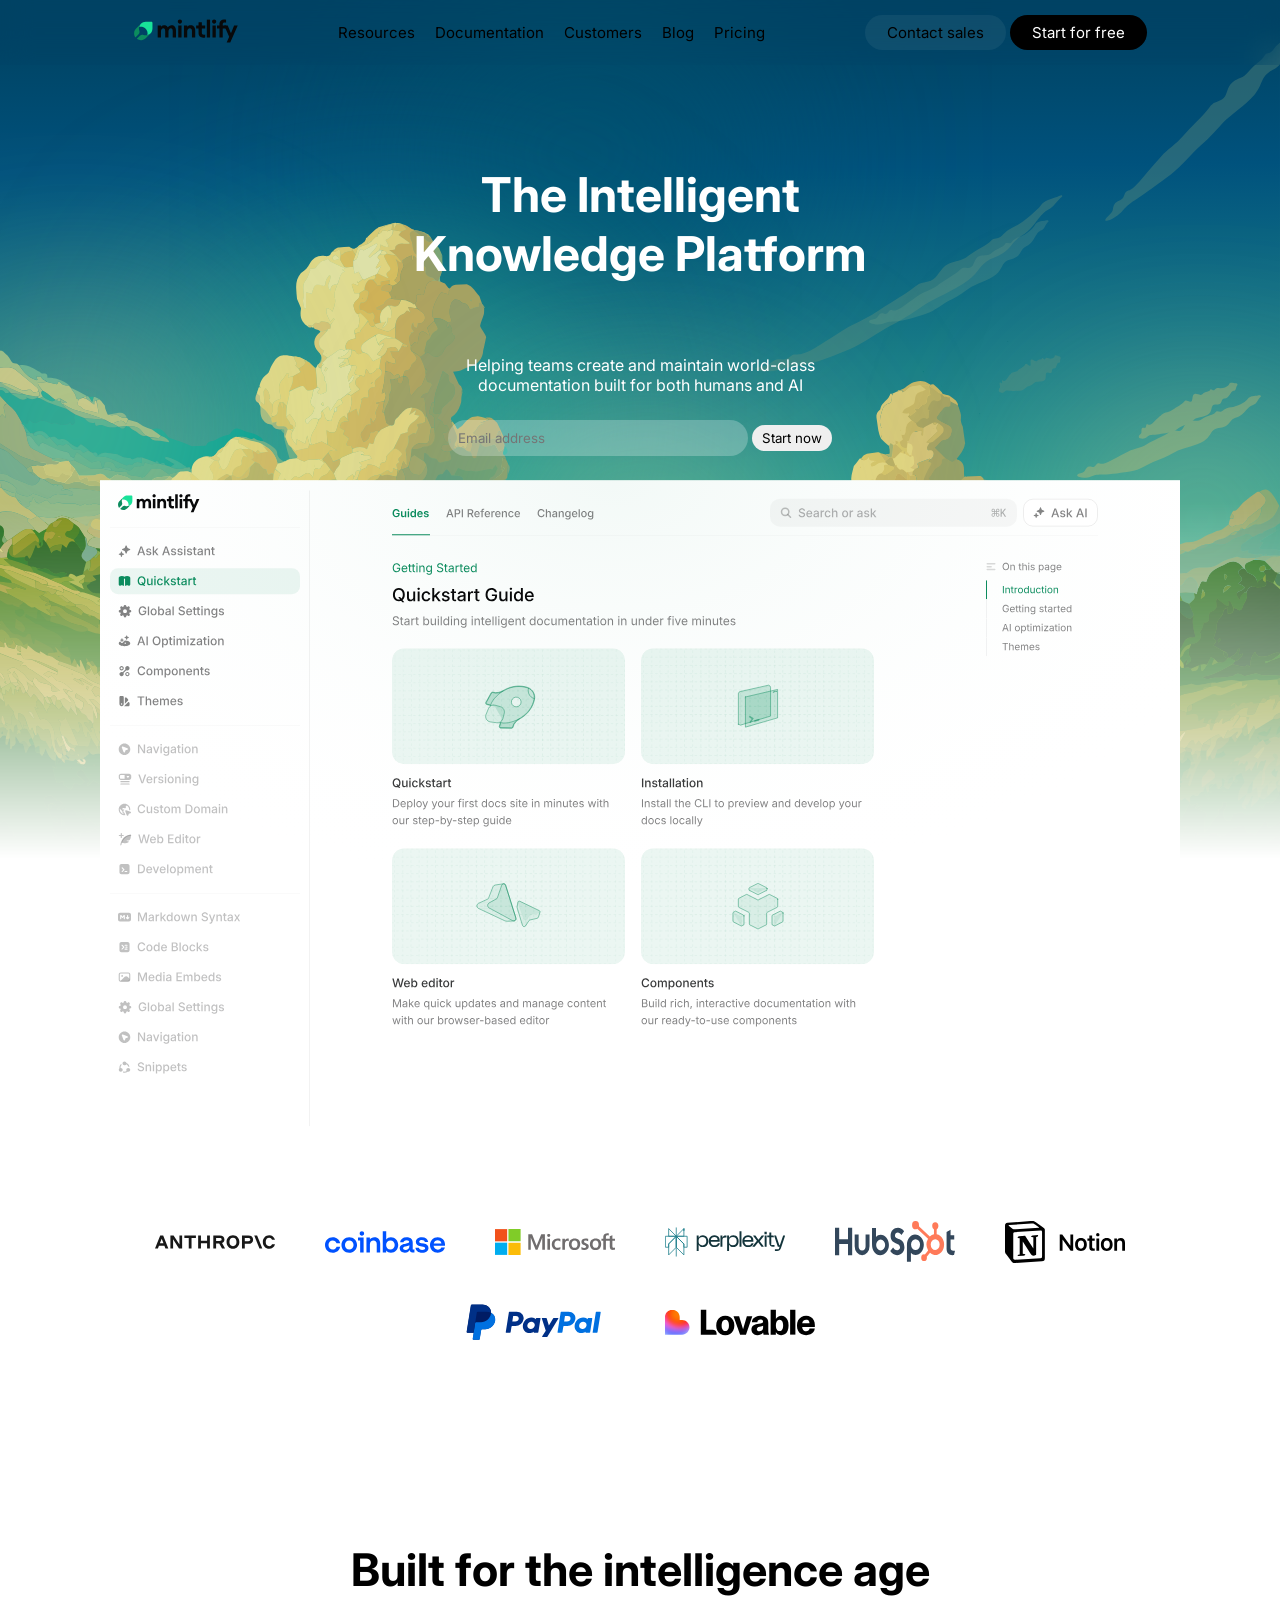
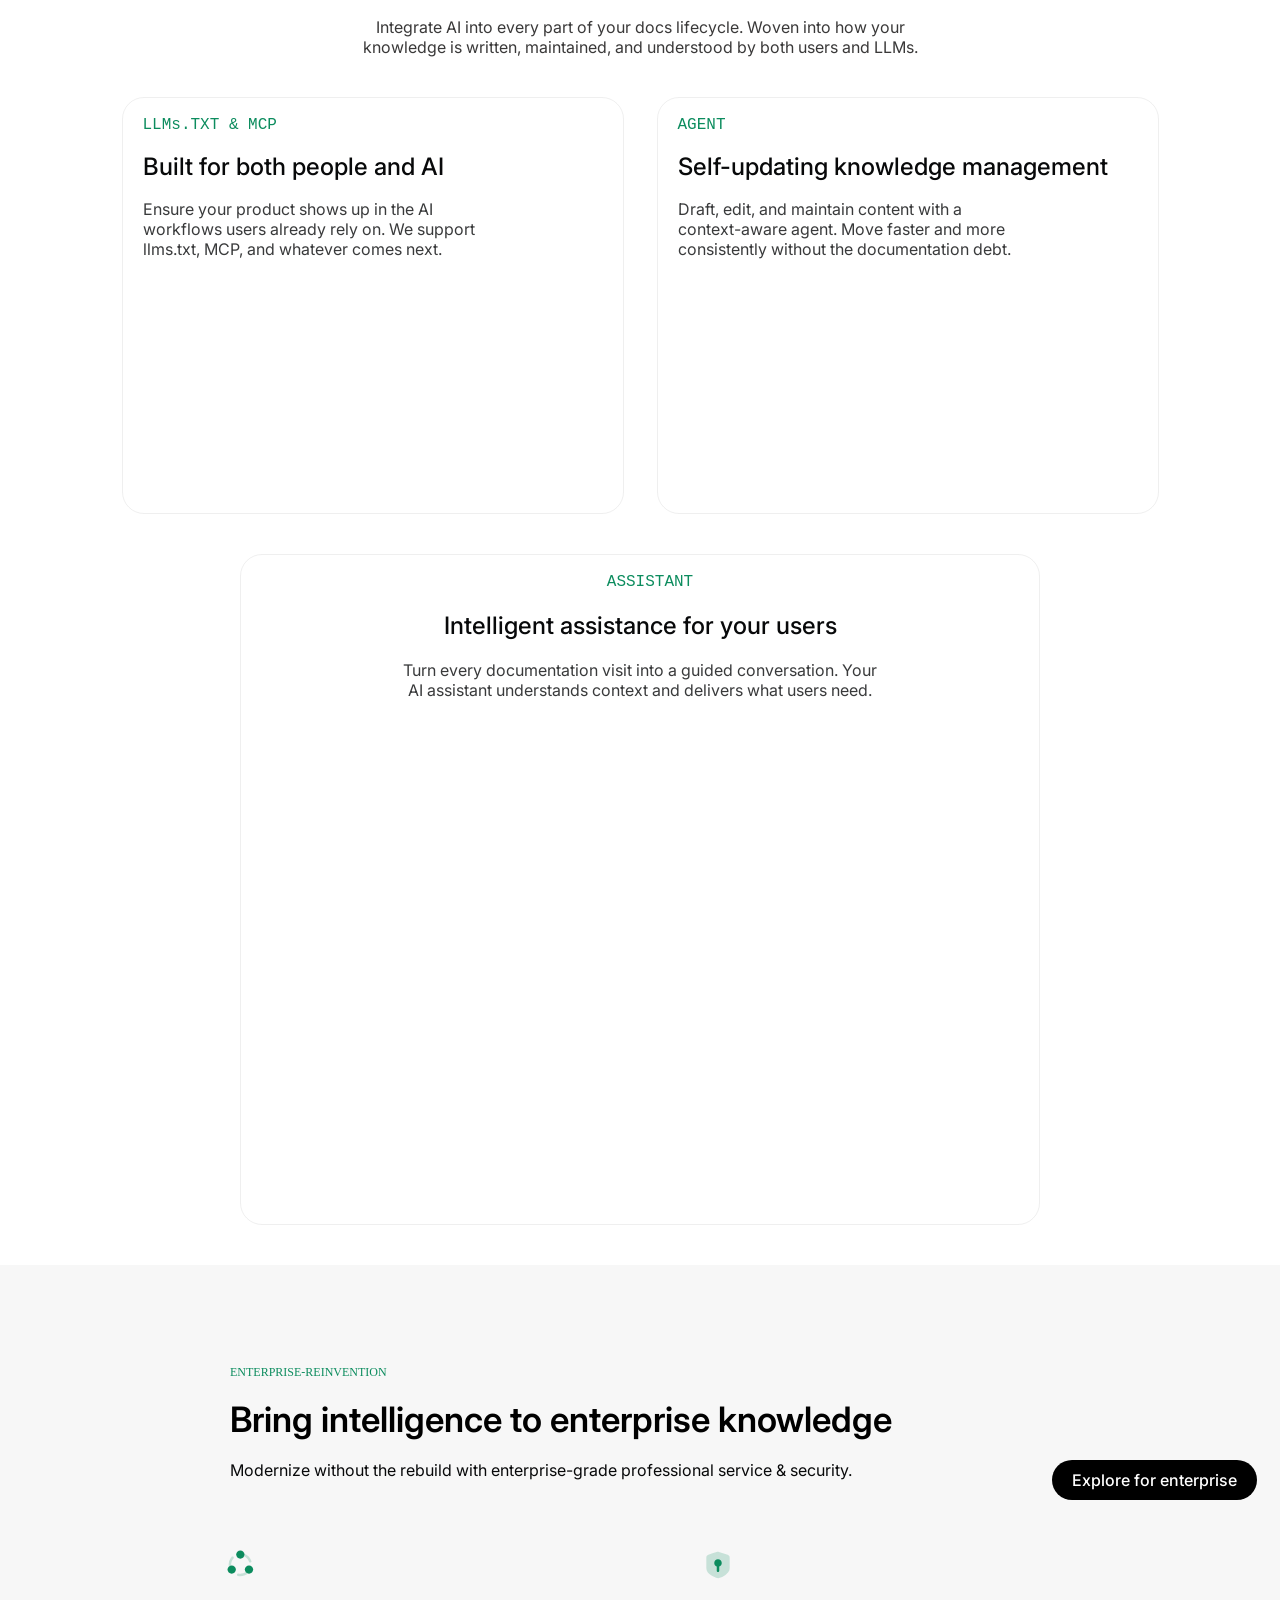
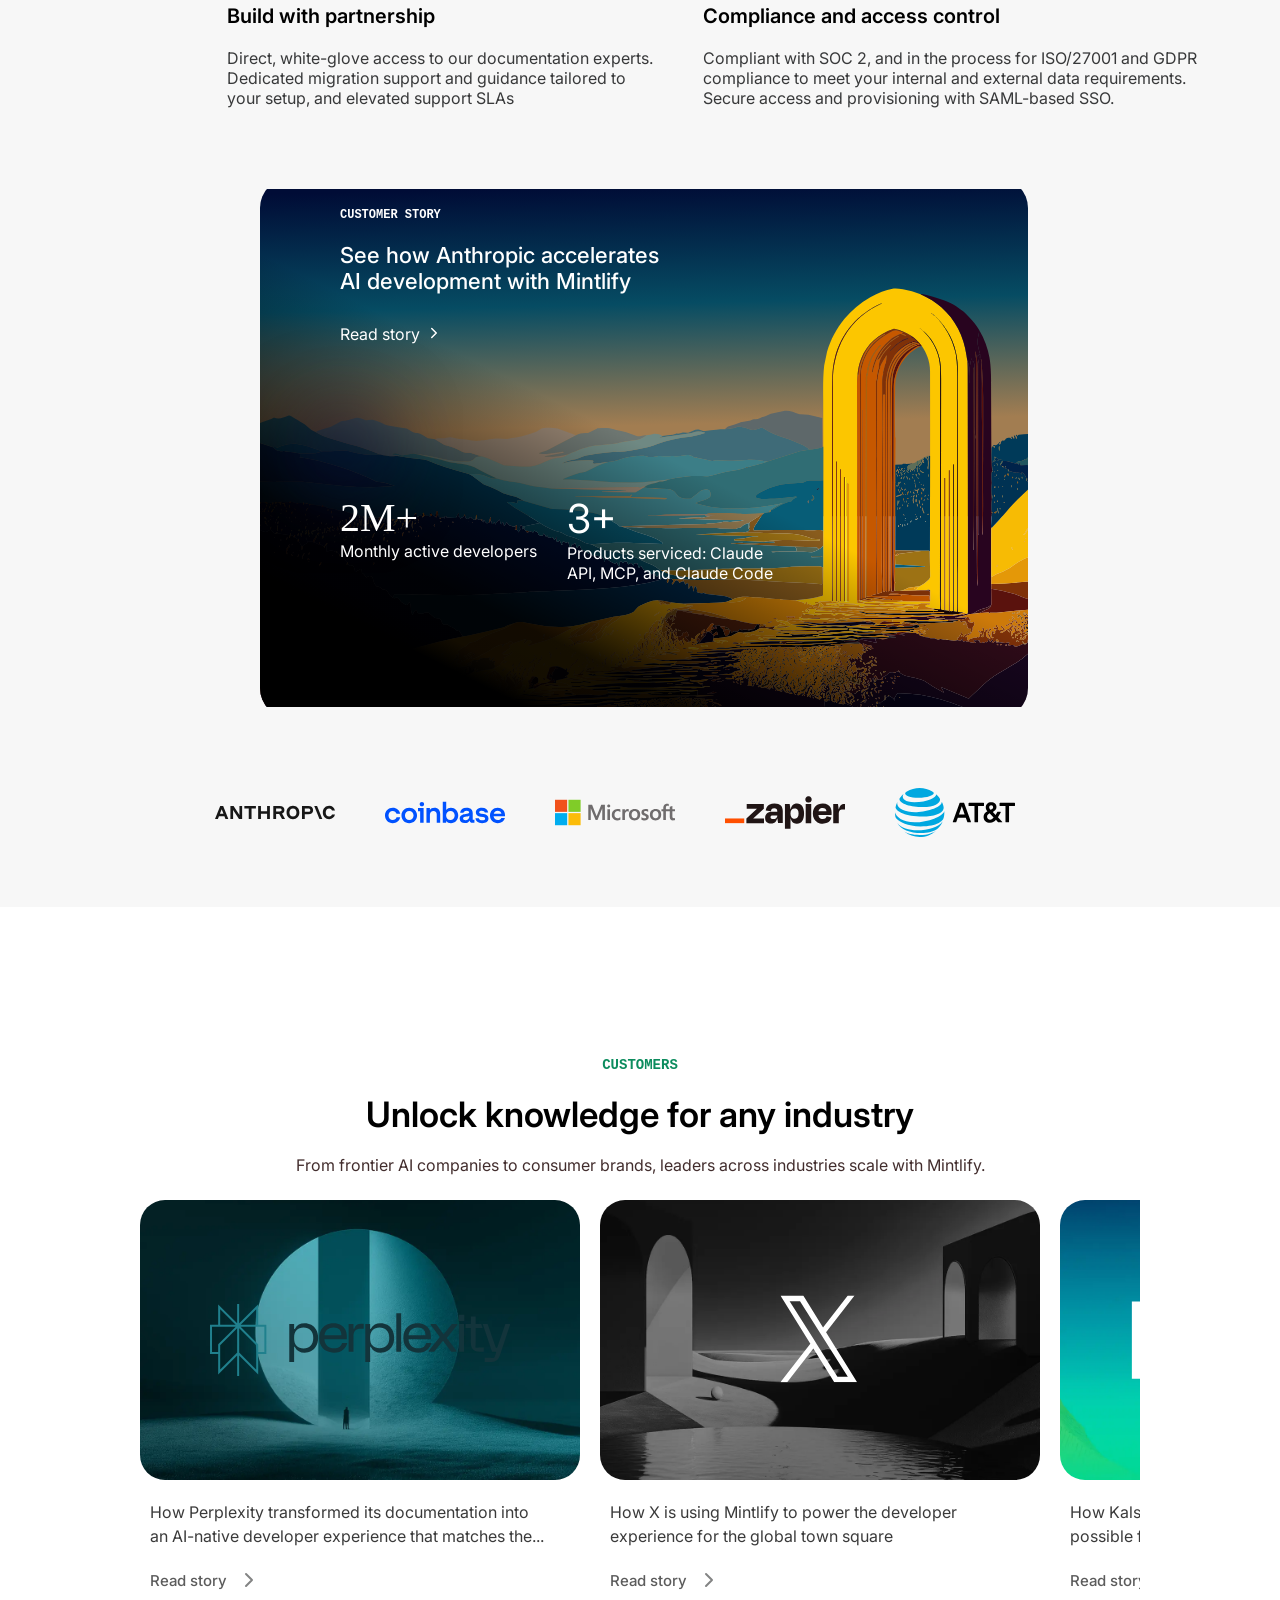
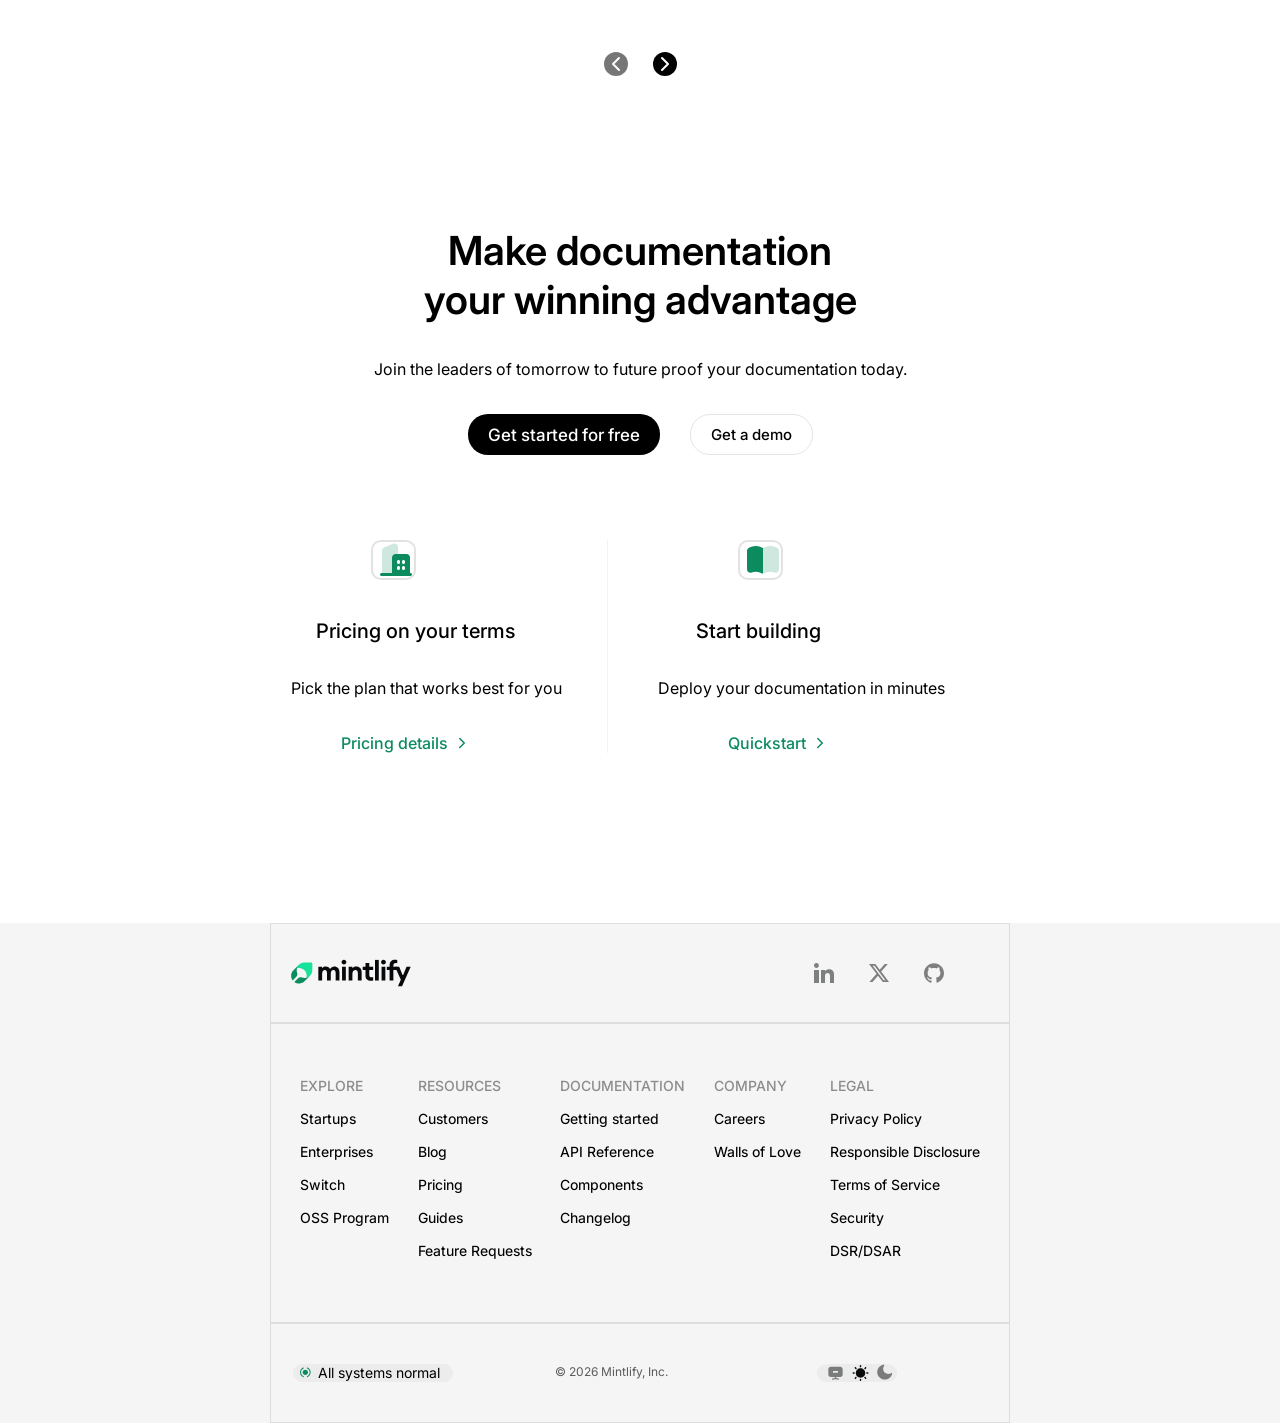
<file: index.html>
<!DOCTYPE html>
<html lang="en">
<head>
    <meta charset="UTF-8">
    <meta name="viewport" content="width=device-width, initial-scale=1.0">
    <title>Mintlify</title>
    <link rel="icon" type="image/png" href="mintlify-icon.svg">
    <link rel="stylesheet" href="style.css">
    <link rel="stylesheet" href="nav.css">
    <link rel="stylesheet" href="hero1.css">
    <link rel="stylesheet" href="hero2.css">
    <link rel="stylesheet" href="hero3.css">
    <link rel="stylesheet" href="footer.css">

    <link rel="preconnect" href="https://fonts.googleapis.com">
<link rel="preconnect" href="https://fonts.gstatic.com" crossorigin>
<link href="https://fonts.googleapis.com/css2?family=Inter:ital,opsz,wght@0,14..32,100..900;1,14..32,100..900&display=swap" rel="stylesheet">
    
</head>
<body> 
  <header>
    <nav id="navbar">
      <div >
        <img src="./Mintlify asset/logo.svg"/>
      </div>
      <div id="nav-center">
        <ul id="nav">
          <li><a href="#">Resources</a></li>
          <li><a href="#">Documentation</a></li>
          <li><a href="#">Customers</a></li>
          <li><a href="#">Blog</a></li>
          <li><a href="#">Pricing</a></li>
        </ul>
      </div>
      <div>
        <button type="button" id="btn-1">Contact sales</button>
        <button type="button" id="btn-2">Start for free</button>
      </div>
      <div id="nav-corner">
        <img src="./Mintlify asset/menu.svg"/>
      </div>
    </nav>
  </header>


  <main>
    <section id="hero1">
      <div id="hero1-1">
        <h1>The Intelligent</h1>
        <h1 >Knowledge Platform</h1>
      </div>
      <div id="hero1-2">
        <p>Helping teams create and maintain world-class</p>
        <p>documentation built for both humans and AI</p>
      </div>
      <div id="hero1-3">
      <input id="user-input" type="email" placeholder="Email address"/>
      <button id="lets-go" type="button">Start now</button>
      </div>
      <div id="hero1-4">
        <img  id="heroimg"src="./hero-image.svg" />
      </div>
      <div id="hero1-5">
      <img src="./Mintlify asset/anthropic.svg" alt="anthropic" width="120px"/>
      <img src="./Mintlify asset/coinbase.svg" alt="coinbase" width="120px"/>
      <img src="./Mintlify asset/microsoft.svg" alt="microsoft" width="120px"/>
      <img src="./Mintlify asset/perplexity.svg" alt="perplexity" width="120px"/>
      <img src="./Mintlify asset/hubspot.svg" alt="hubspot" width="120px"/>
      <img src="./Mintlify asset/notion.svg" alt="hubspot" width="120px"/>
      </div>
      <div id="hero1-6">
      <img src="./Mintlify asset/paypal.svg" alt="paypal" width="150px"/>
      <img src="./Mintlify asset/lovable.svg" alt="lovable" width="150px"/>
      </div>
      <div id="hero1-7">
         <h2>Built for the intelligence age</h2>
      </div>
      <div id="hero1-8">
      <p>Integrate AI into every part of your docs lifecycle. Woven into how your</p>
      <p>knowledge is written, maintained, and understood by both users and LLMs.</p>
      </div>
    </section>



    <section id="hero2">
      <div id="hero2-1">
      <div id="child1">
      <p class="text1">LLMs.TXT & MCP</p><br>
      <h3 class="text2">Built for both people and AI</h3><br>
      <p class="text3">Ensure your product shows up in the AI<br> workflows users already rely on. We support<br> llms.txt, MCP, and whatever comes next.</p>
      <video id="vid" src="./Mintlify asset/intelligence-1.mp4" autoplay muted loop playsinline width="500px"></video>
      </div>
      <div id="child2">
      <p class="text-1">AGENT</p><br>
      <p class="text-2">Self-updating knowledge management</p><br>
      <p class="text-3">Draft, edit, and maintain content with a <br>context-aware agent. Move faster and more<br> consistently without the documentation debt.</p>
      <video id="vid" src="./Mintlify asset/intelligence-2.mp4" autoplay muted loop playsinline width="500px"></video>
      </div>
      </div>
      <div class="parent">
      <div id="hero2-2">
        <p class="txt1">ASSISTANT</p>
        <p class="txt2">Intelligent assistance for your users</p>
        <p class="txt3">Turn every documentation visit into a guided conversation. Your<br> AI assistant understands context and delivers what users need.</p>
        <video id="vid" src="./Mintlify asset/intelligence-3.mp4" autoplay muted loop playsinline width="1000px"></video>
      </div>
      </div>
    </section>



    <section id="hero3">
     <div id="hero3-1">
      <div id="hero3-2">
     <p class="tt1">ENTERPRISE-REINVENTION</p><br>
     <h2 class="tt2">Bring intelligence to enterprise knowledge</h2>
     <h2 class="tt4">Bring intelligence to enterprise</h2>
     <h2 class="tt6">knowledge</h2>
     <div id="hero3-3">
     <p class="tt3">Modernize without the rebuild with enterprise-grade professional service & security.</p>
      <p class="tt5">Modernize without the rebuild with enterprise-grade</p>
      <p class="tt7">professional service & security.</p>
     <button class="btn" type="submit">Explore for enterprise</button>
     </div>
     </div>
     </div>

     <div id="hero3-4">
      <div id="hero3-5">
       <img id="img1" src="./Mintlify asset/enterprise-1.svg" alt="logo" width="30px"/>
       <h3 class="lg1">Build with partnership</h3>
       <p class="lg2">Direct, white-glove access to our documentation experts.<br> Dedicated migration support and guidance tailored to<br> your setup, and elevated support SLAs</p>
      </div>
      <div id="hero3-6">
      <img  id="img2" src="./Mintlify asset/enterprise-2.svg" alt="logo" width="30px" />
      <h3 class="lg3">Compliance and access control</h3>
      <p class="lg4">Compliant with SOC 2, and in the process for ISO/27001 and GDPR<br> compliance to meet your internal and external data requirements.<br> Secure access and provisioning with SAML-based SSO.</p>
      </div>
     </div>


     <div id="hero3-7">
      <p class="imgt">CUSTOMER STORY</p>
      <p class="imgt1">See how Anthropic accelerates<br> AI development with Mintlify</p>
      <div id="hero3-8">
      <button class="imgt2">Read story</button>
      <img src="./Mintlify asset/chevron-right.svg" height="18px"/>
      </div>
      <div id="hero3-9">
       <div>
        <p class="imgt3">2M+</p>
        <p class="imgt4">Monthly active developers</p>
       </div>
       <div>
        <p class="imgt5">3+</p>
        <p class="imgt6">Products serviced: Claude<br> API, MCP, and Claude Code</p>
       </div>
      </div>
     </div>

     <div id="hero3-10">
      <img src="./Mintlify asset/anthropic.svg" alt="anthropic" width="120px"/>
      <img src="./Mintlify asset/coinbase.svg" alt="coinbase" width="120px"/>
      <img src="./Mintlify asset/microsoft.svg" alt="microsoft" width="120px"/>
      <img src="./Mintlify asset/zapier.svg" alt="zapier" width="120px"/>
      <img src="./Mintlify asset/at&t.svg" alt="zapier"/ width="120px">
     </div>
    </section>

    <section>

      <div id="hero3-11">
      <p class="cust">CUSTOMERS</p>
      <p class="cust1">Unlock knowledge for any industry</p>
      <p class="cust3">Unlock Knowledge</p>
      <p class="cust4">for any industry</p>
      <p class="cust2">From frontier AI companies to consumer brands, leaders across industries scale with Mintlify.</p>
      <p class="cust5">From frontier AI companies to consumer brands,</p>
      <p class="cust6">leaders across industries scale with Mintlify.</p>
      </div>

      <div id="hero3-12">
        <div>
      <div id="im" class="customer-card">
        <img src="./Mintlify asset/perplexity1.svg" width="300px" style="margin:70px;"/> 
      </div>
      <div>
        <p class="card-text">How Perplexity transformed its documentation into<br> an AI-native developer experience that matches the...</p>
        <div class="card-button">
        <button class="card-button1">Read story</button>
        <img src="./Mintlify asset/chevron-right-muted.svg"/>
        </div>
      </div>
      </div>
      <div>
      <div id="im1" class="customer-card">
      <img src="./Mintlify asset/x2.svg" alt="logo"  width="80px" style="margin:180px;"/>
      </div>
      <div>
      <p class="card-text">How X is using Mintlify to power the developer <br>experience for the global town square</p>
       <div class="card-button">
        <button class="card-button1">Read story</button>
        <img src="./Mintlify asset/chevron-right-muted.svg"/>
        </div>
      </div>
      </div>
      <div>
      <div id="im2" class="customer-card">
      <img src="./Mintlify asset/kalshi(3).svg" width="300px" style="margin: 70px;"/>
      </div>
      <div>
        <p class="card-text">How Kalshi helps developers discover what's <br>possible faster and ultimately drive broader...</p>
        <div class="card-button">
        <button class="card-button1">Read story</button>
        <img src="./Mintlify asset/chevron-right-muted.svg"/>
        </div>
      </div>
      </div>
      <div>
      <div id="im3" class="customer-card">
      <img src="./Mintlify asset/cognition(4).svg" width="300px" style="margin:75px;"/>
      </div>
      <div>
        <p class="card-text">How Cognition scaled their documentation to mirror their product ethos</p>
         <div class="card-button">
        <button class="card-button1">Read story</button>
        <img src="./Mintlify asset/chevron-right-muted.svg"/>
        </div>
      </div>
      </div>
       <div>
      <div id="im4" class="customer-card">
      <img src="./Mintlify asset/togetherai(5).svg" width="300px" style="margin:75px;"/>
      </div>
      <div>
        <p class="card-text">How Together AI scaled their documentation into a developer experience that mirrors their own ethos</p>
         <div class="card-button">
        <button class="card-button1">Read story</button>
        <img src="./Mintlify asset/chevron-right-muted.svg"/>
        </div>
      </div>
      </div>
      <div>
      <div id="im5" class="customer-card">
      <img src="./Mintlify asset/laravel(6).svg" width="300px" style="margin:75px;"/>
      </div>
      <div>
        <p class="card-text">How Laravel scaled world-class documentation across 10+ products</p>
         <div class="card-button">
        <button class="card-button1">Read story</button>
        <img src="./Mintlify asset/chevron-right-muted.svg"/>
        </div>
      </div>
      </div>
      <div>
      <div id="im6" class="customer-card">
      <img src="./Mintlify asset/replit(7).svg" width="300px" style="margin:75px;"/>
      </div>
      <div>
        <p class="card-text">Learn how Replit uses Mintlify to turn<br> documentation into a fast, collaborative, and...</p>
         <div class="card-button">
        <button class="card-button1">Read story</button>
        <img src="./Mintlify asset/chevron-right-muted.svg"/>
        </div>
      </div>
      </div>
      <div>
      <div id="im7" class="customer-card">
      <img src="./Mintlify asset/glean(8).svg" width="300px" style="margin:75px;"/>
      </div>
      <div>
        <p class="card-text">How Glean unified its scattered documentation from <br>Google Docs to Zendesk to custom markdown into a...</p>
         <div class="card-button">
        <button class="card-button1">Read story</button>
        <img src="./Mintlify asset/chevron-right-muted.svg"/>
        </div>
      </div>
      </div>
     <div>
      <div id="im8" class="customer-card">
      <img src="./Mintlify asset/lovable (9).svg" width="300px" style="margin:75px;"/>
      </div>
      <div>
        <p class="card-text">How Lovable scaled their onboarding and support with Mintlify's AI-native documentation</p>
         <div class="card-button">
        <button class="card-button1">Read story</button>
        <img src="./Mintlify asset/chevron-right-muted.svg"/>
        </div>
      </div>
      </div>
      <div>
      <div id="im9" class="customer-card">
      <img src="./Mintlify asset/vercel(10).svg" width="300px" style="margin:75px;"/>
      </div>
      <div>
        <p class="card-text">How Vercel scaled their API reference collection with Mintlify to meet the needs of their growing</p>
         <div class="card-button">
        <button class="card-button1">Read story</button>
        <img src="./Mintlify asset/chevron-right-muted.svg"/>
        </div>
      </div>
      </div>
      <div>
      <div id="im10" class="customer-card">
      <img src="./Mintlify asset/fidelity11.svg" width="300px" style="margin:75px;"/>
      </div>
      <div>
        <p class="card-text">Read more about how Fidelity meets enterprise-level documentation needs with Mintlify</p>
         <div class="card-button">
        <button class="card-button1">Read story</button>
        <img src="./Mintlify asset/chevron-right-muted.svg"/>
        </div>
      </div>
      </div>
      <div>
      <div id="im11" class="customer-card">
      <img src="./Mintlify asset/anaconda(12).svg" width="300px" style="margin:75px;"/>
      </div>
      <div>
        <p class="card-text">Anaconda freed its engineers from maintaining custom documentation infrastructure to focus on</p>
         <div class="card-button">
        <button class="card-button1">Read story</button>
        <img src="./Mintlify asset/chevron-right-muted.svg"/>
        </div>
      </div>
      </div>
       <div>
      <div id="im12" class="customer-card">
      <img src="./Mintlify asset/loops(13).svg" width="300px" style="margin:75px;"/>
      </div>
      <div>
        <p class="card-text">How the Loops engineering team keeps documentation accurate, discoverable, and</p>
         <div class="card-button">
        <button class="card-button1">Read story</button>
        <img src="./Mintlify asset/chevron-right-muted.svg"/>
        </div>
      </div>
      </div>
      </div>
      <div id="move-button">
      <img  class="image" src="./Mintlify asset/chevron-left.svg" style="background-color: rgba(0, 0, 0, 0.537);"/>
      <img class="image" src="./Mintlify asset/chevron-right (1).svg" style="background-color: black;"/>
      </div> 


      <div id="hero3-13">
      <p id="content">Make documentation<br> your winning advantage</p>
      <p id="content2">Make documentation</p>
      <p id="content3">your winning</p>
      <p id="content4">advantage</p>
      <p id="content-1">Join the leaders of tomorrow to future proof your documentation today.</p>
      <p id="content5">Join the leaders of tomorrow to future</p>
      <p id="content6">proof your documentation today.</p>
      <div id="hero3-14">
        <button id="click-button">Get started for free</button>
        <button id="click-button1">Get a demo</button>
      </div>
      </div> 


      <div id="hero3-15">
       <div id="bdr">
        <img id="lastimg"  class="building-image" src="./Mintlify asset/building.svg" width="45px">
        <p  class="subtext">Pricing on your terms</p>
       <p  class="subtext1">Pick the plan that works best for you</p>
       <div class="hero3-16">
        <p style="margin-left: 50px;"class="subtext2">Pricing details</p>
        <img   src="./Mintlify asset/chevron-right-brand.svg" width="18px"/>
       </div>
       </div>
       <div >
        <img id="lastimg1"  class="building-image" src="./Mintlify asset/book.svg" width="45px"/>
        <p class="subtext3">Start building</p>
        <p class="subtext1">Deploy your documentation in minutes</p>
        <div class="hero3-16">
         <p style="margin-left: 70px;"class="subtext2">Quickstart</p>
         <img src="./Mintlify asset/chevron-right-brand.svg" width="18px"/>
        </div>
       </div>
      </div>   
    </section>
  </main>





  <footer>
    <section>
      <div id="hero3-17">
      <div id="hero3-18">
      <img  id="footimg" src="./Mintlify asset/logo.svg" width="120px"/>
      <div id="logos">
      <img src="./Mintlify asset/linkedin.svg" width="20px"/>
      <img src="./Mintlify asset/x.svg" width="20px"/>
      <img src="./Mintlify asset/github.svg" width="20px"/>
      </div>
      </div>


      <div id="hero3-19">
       <div class="hero3-24">
        <p class="footer-text">EXPLORE</p>
        <p class="footer-text1">Startups</p>
        <p class="footer-text1">Enterprises</p>
        <p class="footer-text1">Switch</p>
        <p class="footer-text1">OSS Program</p>
       </div>
       <div class="hero3-24">
        <p class="footer-text">RESOURCES</p>
        <p class="footer-text1">Customers</p>
        <p class="footer-text1">Blog</p>
        <p class="footer-text1">Pricing</p>
        <p class="footer-text1">Guides</p>
        <p class="footer-text1">Feature Requests</p>
       </div>
       <div class="hero3-24">
        <p class="footer-text">DOCUMENTATION</p>
        <p class="footer-text1">Getting started</p>
        <p class="footer-text1">API Reference</p>
        <p class="footer-text1">Components</p>
        <p class="footer-text1">Changelog</p>
       </div>
       <div class="hero3-24">
        <p class="footer-text">COMPANY</p>
        <p class="footer-text1">Careers</p>
        <p class="footer-text1">Walls of Love</p>
       </div>
       <div class="hero3-24">
        <p class="footer-text">LEGAL</p>
        <p class="footer-text1">Privacy Policy</p>
        <p class="footer-text1">Responsible Disclosure</p>
        <p class="footer-text1">Terms of Service</p>
        <p class="footer-text1">Security</p>
        <p class="footer-text1">DSR/DSAR</p>
       </div>
      </div>


      <div id="hero3-20" >
      <div id="hero3-21">
        <img src="./Mintlify asset/signal.svg" width="12px"/>
        <p id="footer-subtext">All systems normal</p>
      </div>
      <div id="hero3-22">
      <p>&copy; 2026 Mintlify, Inc.</p>
      </div>    
      <div id="hero3-23">
       <img src="./Mintlify asset/monitor.svg" width="17px" />
        <img src="./Mintlify asset/sun.svg" width="17px" />
         <img src="./Mintlify asset/moon.svg" width="17px" />
      </div> 

      
       <div id="hero3-25" >
      <div id="hero3-26">
        <img src="./Mintlify asset/signal.svg" width="12px"/>
        <p id="footer-subtext">All systems normal</p>
      </div>
        
      <div id="hero3-27">
       <img src="./Mintlify asset/monitor.svg" width="17px" />
        <img src="./Mintlify asset/sun.svg" width="17px" />
         <img src="./Mintlify asset/moon.svg" width="17px" />
      </div> 
       <div id="hero3-28">
      <p>&copy; 2026 Mintlify, Inc.</p>
      </div>   
      </div>  
      </div>

     
      </div>
      
    </section>
  </footer>
</body>
</html>
</file>
<file: style.css>
*{
    margin: 0;
    padding: 0;
    box-sizing: border-box;
}

body{
   background-image: url("./Mintlify asset/hero-bg.svg");
   background-repeat: no-repeat;
   background-size: 100%;
   
}
html,body{
   width: 100%;
   overflow-x: hidden;
}
@media screen and (max-width:600px) {
     body{
  background-image: url("./Mintlify asset/hero-bg.svg");
   background-repeat: no-repeat;
   background-size: 140%;

}
}
</file>
<file: nav.css>
header{
     position: sticky;  
     top: 0; 
     z-index: 1000;
      background:#004a6f17;
    backdrop-filter: blur(15px);
    -webkit-backdrop-filter: blur(15px);
}
#navbar{
    display: flex;
    justify-content: center;
    gap: 100px;
    align-items: center;
    padding: 15px;
     font-family: "Inter", sans-serif;
     /* border-bottom: 1px solid #004A6F; */
     
    
   
}
#nav{
    display: flex;
    gap: 20px;
    font-size: 15px;
}
li{
    list-style: none;
}
a{
    text-decoration: none;
    color: black;
}
#btn-1{
    border:none;
     font-family: "Inter", sans-serif;
    background-color: rgba(255, 255, 255, 0.053);
    padding:8px 22px;
    border-radius: 50px;
    font-size: 15px;
    cursor: pointer;
    
}
#btn-2{
    border: none;
    background-color: black;
     font-family: "Inter", sans-serif;
    color: white;
    padding: 8px 22px;
    border-radius: 50px;
    font-size: 15px;
    cursor: pointer;
}
@media screen and (max-width:600px){
    #btn-1, #btn-2 , li{
        display: none;
    }
    #navbar{
    gap:20%;
    }
    header{
     position: sticky;  
     top: 0; 
     z-index: 1000;
      background:#004a6f17;
    backdrop-filter: blur(15px);
    -webkit-backdrop-filter: blur(15px);
    width: 100%;
}
}
@media screen and (min-width:600px){
    #nav-corner{
        display: none;
    }
}
</file>
<file: hero1.css>
#hero1-1{
    height: 190px;
    color: white;
    font-family: "Inter";
    font-size: 32px;
    text-align: center;
    margin-top: 100px;
}
#hero1-2{
    text-align: center;
    color: white;
    font-family: "Inter";
}
#hero1-3{  
    height: 60px;
    text-align: center;
    margin-top: 25px;    
}
#user-input{
    width: 300px;
    padding:10px;
    border-radius: 20px;
    border: none;
    color: white;
    font-family: "Inter";
    background-color: rgba(255, 255, 255, 0.238);
  
}
#lets-go{
    border: none;
    font-family: "Inter";
    border-radius: 20px;
    padding: 5px 10px;
   cursor: pointer; 
}
#hero1-4{
    text-align: center;
}
#hero1-5{
    display: flex;
    justify-content: center;
    gap: 50px;
    margin:80px 0 40px
}
#hero1-6{
 display: flex;
 justify-content: center;
 gap: 50px;
}
#hero1-7{
    margin-top: 200px;
    text-align: center;
    font-family: "Inter";
    font-size: 30px;   
}
#hero1-8{
    text-align: center;
    font-family: "Inter";
    margin-top: 20px;
    color: rgb(58, 57, 57);
}
@media screen and (max-width:600px){
    #hero1-1{
        font-size: 18px;
        margin-top: 60px;
        height: 100%;
    }
    #heroimg{
        width: 90%;
    }
    #user-input{
        width: 50%;
    }
    #hero1-5{
        display: grid;
        grid-template-columns: repeat(2,1fr);
        padding-left: 40px; 
    }
    #hero1-6{
        display: grid;
        grid-template-columns: repeat(2,1fr);
         padding-left: 40px;   
    }
    #hero1-7{
        font-size: 22px;
    }
}
</file>
<file: hero2.css>
#hero2-1{ 
    display: flex;
    justify-content: center;
    gap: 33px;
    margin-top: 40px;
    
}
#child1{
    border: 1px solid rgba(72, 72, 72, 0.085);
    border-radius: 22px;
}
.text1{
    color: rgb(12,140,94);
    font-family: "Geist Mono", monospace;
    padding-top: 18px;
    padding-left: 20px;
   
}
.text2{
    color: rgb(8,9,10);
    font-family: "Inter";
    font-size: 24px;
    font-weight: 500;
    padding-left: 20px; ;
}
.text3{
    color: rgb(8,9,10,0.8);
    font-family: "Inter"; 
    padding-left: 20px;  
}
#child2{
    border: 1px solid rgba(72, 72, 72, 0.085);
     border-radius: 22px;
}
.text-1{
    color: rgb(12,140,94);
    font-family: "Geist Mono", monospace;
    padding-top: 18px;
    padding-left: 20px;
}
.text-2{
    color: rgb(8,9,10);
    font-family: "Inter";
    font-size: 24px;
    font-weight: 500;
     padding-left: 20px;
}

.text-3{
   color: rgb(8,9,10,0.8);
    font-family: "Inter"; 
     padding-left: 20px; 
     
}
#hero2-2{
    border: 1px solid   rgba(72, 72, 72, 0.085);  
    border-radius: 22px;
    text-align: center;
}

.txt1{
     color: rgb(12,140,94);
    font-family: "Geist Mono", monospace;
    padding-top: 18px;
    padding-left: 20px;
}
.txt2{
     color: rgb(8,9,10);
    font-family: "Inter";
    font-size: 24px;
    font-weight: 500;
     padding-top: 20px;
}
.txt3{
 color: rgb(8,9,10,0.8);
    font-family: "Inter"; 
     padding: 20px;     
}
.parent{
    margin: 40px 240px;
}
@media screen and (max-width:600px){
    #hero2-1{
        display: flex;
        flex-direction: column;
        margin: 0 20px;
        margin-top: 20px;
    }
    #hero2-2{
        width:100%;
    }
    .parent{
        margin: 20px;
        
    }
    #vid{
        width:100%;
    }
    
}
</file>
<file: hero3.css>
#hero3{
    background-color: rgba(8,9,10,0.03);
    
    
}
#hero3-1{
    display: flex;
   
}

.tt1{
     color: rgb(12,140,94);
     padding-left: 230px;
     font-size: 12px;
     padding-top: 100px;
}
.tt2{
    padding-left: 230px; 
    font-size: 35px;
    font-weight: 600;
    font-family: "Inter";   
}
.tt3{
    color: rgb(8,9,10);
    font-family: "Inter";
    padding-left: 230px;
}
#hero3-3{
    display:flex;
    gap: 200px;
    margin-top: 20px;
}
.btn{
    border: none;
    background-color: black;
    color: white;
    padding: 10px 20px;
    border-radius: 20px;
    font-family: "Inter";
    font-size: 16px;
    font-weight: 500;
}
#hero3-4{
    display: flex;
    /* justify-content: space-evenly; */
    margin-top: 50px;
    gap:20px;

}
.lg1{
    font-size: 20px;
    font-weight: 600;
    font-family: "Inter";
    padding-left: 227px;
    padding-bottom: 20px;
}
.lg2{
    font-family: "Inter";
    color: rgb(8,9,10,0.8);
    padding-left: 227px;
}
.lg3{
    font-size: 20px;
    font-weight: 600;
    font-family: "Inter";
    padding-left: 30px;
    padding-bottom: 20px;
}
.lg4{
    font-family: "Inter";
    color: rgb(8,9,10,0.8);
    padding-left: 30px;
}
#img1{
   margin-left: 227px;
   padding-bottom: 20px;  
}
#img2{
    margin-left: 30px;
    padding-bottom: 20px;
}
#hero3-7{
    background-image: url("./Mintlify asset/anthropic-story.svg");
    background-repeat: no-repeat;
    background-position: center;
    border-radius: 30px;
    /* background-size: cover; */
    overflow: hidden;
    /* border:2px solid red; */
    margin-top: 70px;
    margin-left: 260px;
    height: 60vh;
    width: 60vw;
}
.imgt{
    /* text-align: 200px; */
    color: white;
    font-size: 12px;
    padding-left: 80px;
    padding-top: 30px;
    font-weight: 700;
    font-family: "Geist Mono", monospace;
}
.imgt1{
    text-align: 200px;
    color: white;
    font-size: 22px;
    padding-left: 80px;
    padding-top: 20px;
    font-weight: 500;
    font-family: "Inter"
}
#hero3-8{
    display: flex;
    padding-left: 80px;
    padding-top: 30px;
    gap: 5px;
   
}
.imgt2{
    color: white;
    font-family: "Inter";
    background-color: transparent;
    border: none;
    font-size: 16px;
}
#hero3-9{
    display: flex;
   padding-left: 80px;
   padding-top: 150px;
   gap: 30px;
    
}
.imgt3{
    color: white;
    font-size: 40px;   
}
.imgt4{
    color:white;
    font-family: "Inter";
}
.imgt5{
    color: white;
    font-size: 40px;
    font-family: "Inter";
}
.imgt6{
    color: white;
    font-family: "Inter";
}
#hero3-10{
    display: flex;
    justify-content: center;
    gap: 50px;
    margin-top: 70px;
    padding-right: 50px;
    padding-bottom: 70px;
}
#hero3-11{
    text-align: center;
  
    margin-top: 150px;
}
.cust{
     font-family: "Geist Mono", monospace;
     font-size: 14px;
     font-weight: 700;
      color: rgb(12,140,94);
}
.cust1{
    font-family: "Inter";
    font-size: 35px;
    font-weight: 600;
    padding: 20px 0;
}
.cust2{
    font-family: "Inter";
    color: rgba(29, 4, 4, 0.836);
}
#hero3-12{
    display: flex;
    gap: 20px;
    margin-top: 25px;
    width: 90%;
    max-width: 1000px;
    margin: 25px auto;
    overflow-x: auto;
    overflow-y: hidden;
    scrollbar-width: none;
}
#hero3-12::-webkit-scrollbar {
    display: none;
}
#im{
    background-image: url("./Mintlify asset/perplexity-customer.webp");
    /* background-repeat: no-repeat;
    height: 100vh;
    width: 100vw;
    width: 500px;
    height: 300px;
    background-size: cover;
    border-radius: 25px;
    padding-left: 90px; */
    
}
#im1{
    background-image: url("./Mintlify asset/x-customer.webp");
    /* background-repeat: no-repeat;
    height: 100vh;
    width: 100vw;
    width: 500px;
    height: 300px;
    background-size: cover;
    border-radius: 25px;
     padding-left: 200px;    */
}
#im2{
    background-image: url("./Mintlify asset/kalshi-customer.webp");
    /* background-repeat: no-repeat;
    height: 100vh;
    width: 100vw;
    width: 500px;
    height: 300px;
    background-size: cover;
    border-radius: 25px;
    padding-left: 120px;    */
    
}
#im3{
    background-image: url("./Mintlify asset/cognition-customer.webp");
    /* background-repeat: no-repeat;
    height: 100vh;
    width: 100vw;
    width: 500px;
    height: 300px;
    background-size: cover;
    border-radius: 25px;
    padding-left: 120px;   */
}
.customer-card{
    flex: 0 0 438px;
    height: 280px;
    background-repeat: no-repeat;
    background-position: center;
    background-size: cover;
    border-radius: 25px;
    display: flex;
    align-items: center;
    justify-content: center;
}
.card-text{
    font-family: "Inter";
    line-height: 24px;
    color: rgba(0, 0, 0, 0.771);
    margin-top: 20px;
    padding-left: 10px;
}
.card-button{
display: flex;
gap:10px;
margin-top: 20px;
padding-left: 10px;
}
.card-button1{
    border: none;
    background-color: rgba(255, 255, 255, 0);
    font-size: 15px;
    color: rgba(0, 0, 0, 0.642);
    font-family: "Inter";
    cursor: pointer;
    font-weight: 500;
}
#im4{
    background-image: url("./Mintlify asset/togetherai-customer.webp");
}
#im5{
    background-image: url("./Mintlify asset/laravel-customer.webp");
}
#im6{
    background-image: url("./Mintlify asset/replit-customer.webp");
}
#im7{
    background-image: url("./Mintlify asset/glean-customer.webp");
}
#im8{
    background-image: url("./Mintlify asset/lovable-customer.webp");
}
#im9{
    background-image: url("./Mintlify asset/vercel-customer.webp");
}
#im10{
    background-image: url("./Mintlify asset/fidelity-customer.webp");
}
#im11{
    background-image: url("./Mintlify asset/anaconda-customer.webp");
}
#im12{
    background-image: url("./Mintlify asset/loops-customer.webp");
}
#move-button{
    display: flex;
    justify-content: center;
    gap: 25px;
    margin-top:60px ;
}
.image{
    border-radius: 500px;
}
#hero3-13{
    text-align: center;
    margin-top: 150px;
}
#content{
font-family: "Inter";
font-size: 40px;
font-weight: 600;
}
#content-1{
    font-family: "Inter";
    color: black;
    margin: 35px 0;
}
#hero3-14{
    display: flex;
    justify-content: center;
    gap: 30px;
}
#click-button{
    background-color: black;
    color: white;
    border: none;
    padding:10px 20px 10px 20px;
    border-radius: 20px;
    font-family: "Inter";
    font-weight: 500;
    font-size: 17px;
}
#click-button1{
    background-color: rgba(0, 0, 0, 0);
    color: black;
    border: 1px solid rgba(128, 128, 128, 0.211);
    border-radius: 20px;
    padding:10px 20px 10px 20px;
    font-family: "Inter";
    font-weight: 500;
    font-size: 15px;
}
#hero3-15{
    display: flex;
    justify-content: center;
    gap: 50px;
    margin-top: 85px;
}
.hero3-16{
    display: flex;
    gap: 5px;
   
}
.building-image{
    border: 2px solid rgba(128, 128, 128, 0.23);
    border-radius: 10px;
   padding-left: 5px;
   
}
.subtext{
    font-family: "Inter";
    font-weight: 500;
    font-size: 20px;
    padding: 35px 0;
    margin-left: 25px
}
.subtext3{
     font-family: "Inter";
    font-weight: 500;
    font-size: 20px;
    padding: 35px 0;
    margin-left: 38px
}
.subtext1{
    font-family: "Inter";
    padding-bottom: 35px;
    padding-right: 45px;
}
.subtext2{
    font-family: "Inter";
    color: rgb(12,140,94);
    font-weight: 500;
}
#bdr{
    border-right: 1px solid rgba(128, 128, 128, 0.095)
}
#lastimg,#lastimg1{
    margin-left: 80px;
}
@media screen and (max-width:600px){
    .tt1{
        padding-left: 25%;
    } 
    .tt2{
       
        display: none;
    }
   #hero3-3{
    display: flex;
    flex-direction: column;
    gap: 20px;
   }
   .btn{
    padding: 10px 0;
    margin: 0 130px;
   }
   .tt3{
    display: none;
   }
   .tt4{
    padding-left: 30px;
     font-size: 20px;
    font-weight: 600;
    font-family: "Inter";
   }
   .tt6{
    font-size: 20px;
    font-weight: 600;
    font-family: "Inter";
    text-align: center;
   }
   .tt5{
    color: rgb(8,9,10);
    font-family: "Inter";
    padding-left: 40px;
   }
   .tt7{
     color: rgb(8,9,10);
    font-family: "Inter";
    padding-left: 20px;
    text-align: center;
   }
   #hero3-4{
    display: flex;
    flex-direction: column;
   }
   .lg1{
    padding-left: 30px;
   }
   #img1{
    margin-left: 30px;
   }
   .lg2{
    padding-left: 30px;
   }
  #hero3-7{
     margin-top: 70px;
    margin-left: 40px;
    height: 80vh;
    width: 85vw;
  }
  .imgt, .imgt1,#hero3-8, #hero3-9{
    padding-left: 35px;
  } 
  #hero3-10{
    overflow-x: auto;
    overflow-y: hidden;
    scrollbar-width: none;
    padding-left: 50px;
  }
  #content{
    display: none;
  }
  #content2, #content3, #content4{
    font-family: "Inter";
font-size: 40px;
font-weight: 600;
  }
  #content-1{
    display: none;
  }
  #content5{
    padding-top: 25px;
    font-family: "Inter";
  }
  #content6{
   font-family: "Inter";
  }
  #hero3-14{
    margin-top: 28px;
    gap: 10px;
  }
  .cust1, .cust2{
    display: none;
  }
  .cust3{
   font-family: "Inter";
    font-size: 28px;
    font-weight: 600;
    padding-top: 20px ;
  }
  .cust4{
    font-family: "Inter";
    font-size: 28px;
    font-weight: 600;
  }
  .cust5{
    font-family: "Inter";
    color: rgba(29, 4, 4, 0.836);
    margin-top: 20px;
  }
  .cust6{
    font-family: "Inter";
    color: rgba(29, 4, 4, 0.836);
    margin-top: 8px;
  }
  #hero3-15{
    display: flex;
    flex-direction: column;
    align-items: center;
  }
  #lastimg{
    margin-left: 130px;
  }
  .subtext{
    margin-left: 60px;
  }
  .subtext1{
    padding-left: 20px;
  }
  .hero3-16{
    margin-left: 45px;
  }
  #lastimg1{
    margin-left: 135px;
  }
  .subtext3{
   margin-left:98px ;
  }
  #bdr{
    border: none;
  }
 
}
@media screen and (min-width:600px){
    .tt4, .tt5, .tt6,.tt7{
        display: none;
    }
#content2, #content3, #content4,#content5,#content6{
 display: none;
  }
  .cust3,.cust4,.cust5,.cust6{
    display: none;
  }
}
</file>
<file: footer.css>
#hero3-17{
    background-color: rgba(128, 128, 128, 0.078);
    height: 500px;
    margin-top: 170px;
}
#hero3-18{
    display: flex;
    border: 1px solid rgba(0, 0, 0, 0.097);
    height: 100px;
    justify-content: space-between;
    margin: 0 270px;
    padding-left: 20px;
}
#logos{
    width: 200px;
    display: flex;
    justify-content: space-evenly;
    margin-right: 30px;
}
#hero3-19{
    display: flex;
    border:1px solid rgba(0, 0, 0, 0.097);;
    justify-content: space-evenly;
    margin: 0 270px;
    height: 300px;
    padding-top: 45px;

}
.footer-text{
    font-family: "Inter";
    color: rgba(0, 0, 0, 0.427);
    font-size: 14px;
    font-weight: 500;
}
.footer-text1{
    font-family: "Inter";
    font-size: 14px;
    font-weight:450 ;
}
#hero3-20{
  border: 1px solid rgba(0, 0, 0, 0.097);
  height: 100px;
  display: flex;
  justify-content: space-between;
  margin: 0 270px;  

}
#hero3-21{
    display: flex;
    border: none;
    gap: 6px;
    width: 160px;
    margin-top: 40px; 
    margin-bottom: 40px;
     margin-left: 22px;
    background-color: rgba(128, 128, 128, 0.078);
    padding-left: 7px;
    border-radius: 15px;
}
#footer-subtext{
    font-family: "Inter";
    font-size: 14px;
}
#hero3-22{
     width:160px;
     height: 30px;
     margin-top: 40px ;
     font-family: "Inter";
     font-size: 12px;
     color:rgba(0, 0, 0, 0.627);
}
#hero3-23{
     background-color: rgba(128, 128, 128, 0.078);
    width:80px ;
    margin: 40px 0;
     margin-right: 10px; 
     border-radius: 15px;
     text-align: center;
     font-weight: 500px;
     display: flex;
      gap: 8px;
     padding: 0 10px;
    
}
.hero3-24{
    line-height: 33px;
}
@media screen and (max-width:600px){
    #hero3-18{
        display: flex;
        flex-direction: column;
        align-items: center;
        margin: 0 1px;
        padding-top: 18px;
    }
    #logos{
        margin-left: 40px;
        margin-bottom:20px ;
    }
    #hero3-19{
        margin:0 1px;
        display: grid;
        grid-template-columns: repeat(2,1fr);
        height: 700px;
        padding-left: 100px;
    }
    #hero3-17{
        height: 1000px;
    }
    #hero3-20{
        margin: 0 1px;  
    }
    #hero3-21,#hero3-22,#hero3-23{
        display: none;
    }
    #hero3-25{
        display: flex;
        flex-direction: column;
        justify-content: center; 
    }
    #hero3-26{
       display: flex;
    
    gap: 6px;
    width: 160px;
     
    margin-bottom: 10px; 
     margin-left: 150px;
    background-color: rgba(128, 128, 128, 0.078);
    padding-left: 7px;
    border-radius: 15px; 
    }
    #hero3-27{
 background-color: rgba(128, 128, 128, 0.078);
    width:80px ;
    /* margin: 40px 0; */
    margin-right: 20px;
     border-radius: 15px;
     text-align: center;
     font-weight: 500px;
     display: flex;
      gap: 8px;
     padding: 0 10px; 
    
     margin-left: 185px;
     
     
    }
    #hero3-28{
        width:160px;
     height: 30px;
     /* margin-top: 40px ; */
     font-family: "Inter";
     font-size: 12px;
     color:rgba(0, 0, 0, 0.627); 
   
     margin-left: 165px;
     padding-top: 10px;
    }
}
@media screen and (min-width:600px){
    #hero3-26,#hero3-27,#hero3-28{
        display: none;
    }
}
</file>
